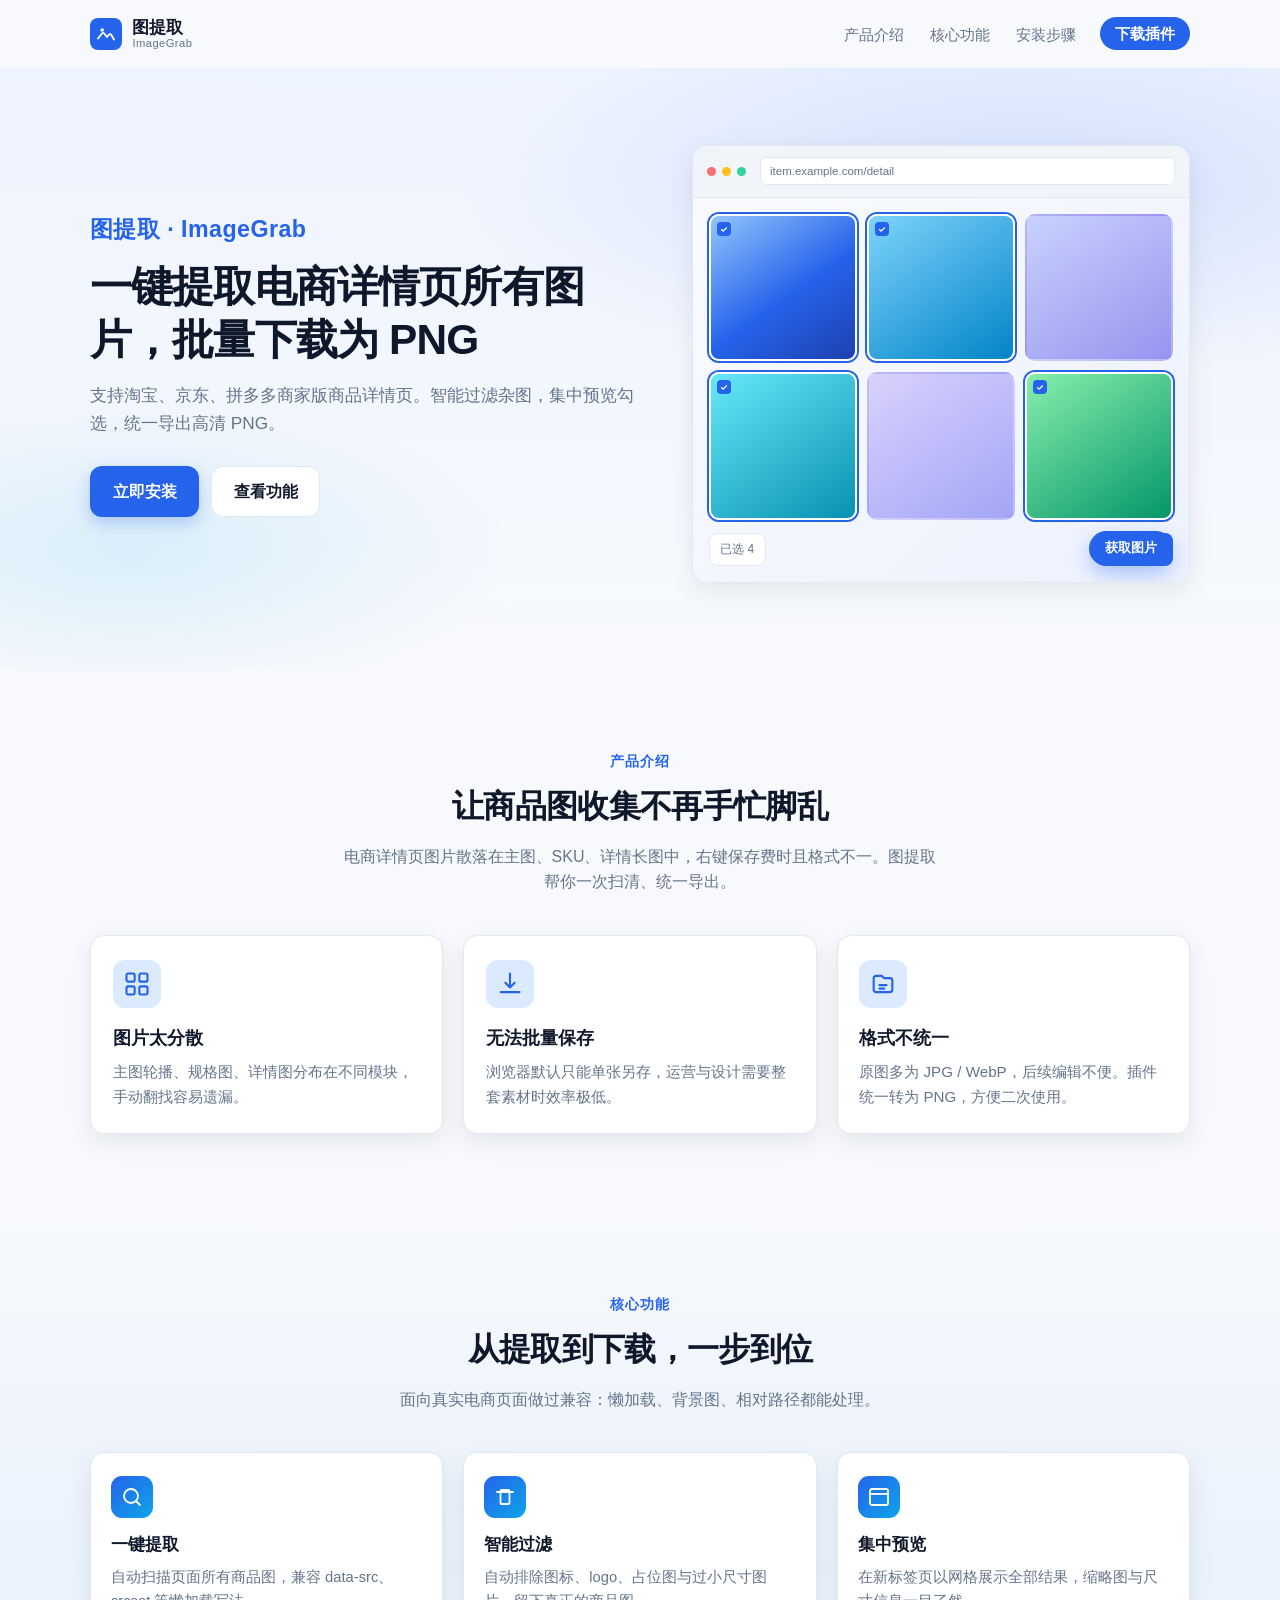
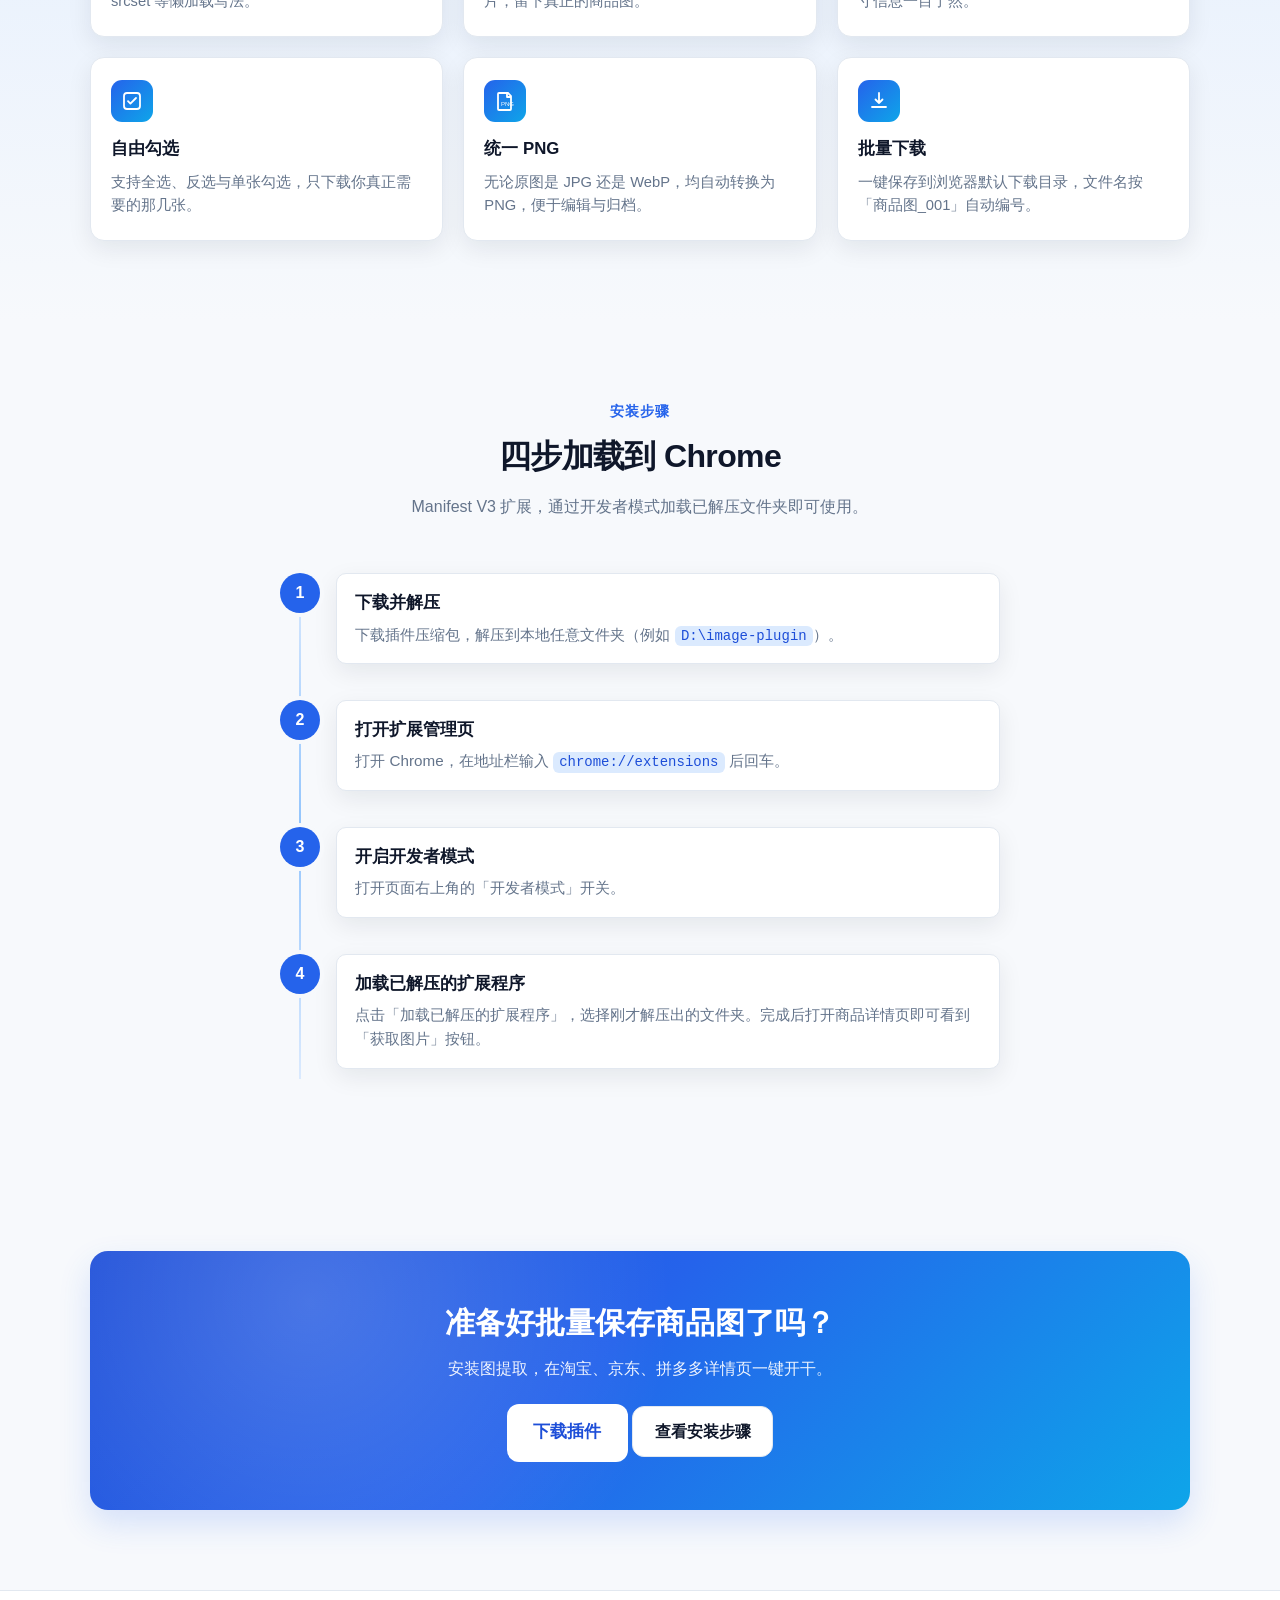
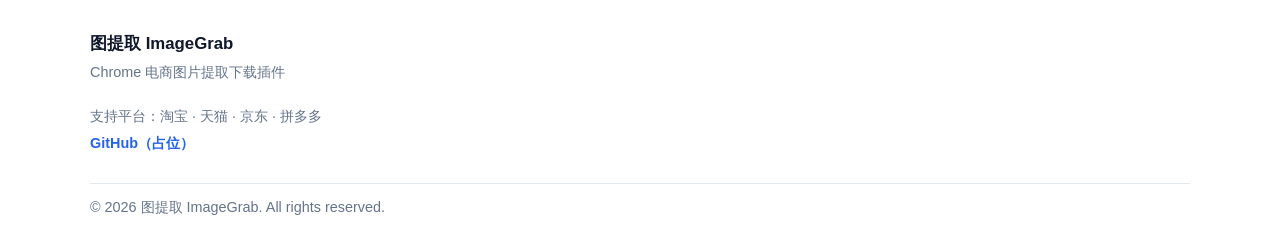
<file: docs/index.html>
<!DOCTYPE html>
<html lang="zh-CN">
  <head>
    <meta charset="UTF-8" />
    <meta name="viewport" content="width=device-width, initial-scale=1" />
    <meta
      name="description"
      content="图提取 ImageGrab — 一键提取淘宝、京东、拼多多商品详情页图片，批量下载为 PNG"
    />
    <title>图提取 ImageGrab — 电商图片一键提取下载</title>
    <link rel="stylesheet" href="css/style.css" />
  </head>
  <body>
    <!-- ========== 顶部导航 ========== -->
    <header class="site-header" id="top">
      <nav class="navbar" aria-label="主导航">
        <a class="brand" href="#top" aria-label="图提取首页">
          <!-- Logo：内联 SVG -->
          <span class="brand-mark" aria-hidden="true">
            <svg width="32" height="32" viewBox="0 0 32 32" fill="none">
              <rect width="32" height="32" rx="8" fill="url(#logoGrad)" />
              <path
                d="M8 20.5l4.2-5.2a1.2 1.2 0 011.8-.05L17 19l2.1-2.5a1.2 1.2 0 011.9 0L24 21.5"
                stroke="#fff"
                stroke-width="1.8"
                stroke-linecap="round"
                stroke-linejoin="round"
              />
              <circle cx="12.2" cy="12" r="1.8" fill="#fff" />
              <defs>
                <linearGradient id="logoGrad" x1="0" y1="0" x2="32" y2="32">
                  <stop stop-color="#2563eb" />
                  <stop offset="1" stop-color="#0ea5e9" />
                </linearGradient>
              </defs>
            </svg>
          </span>
          <span class="brand-text">
            <span class="brand-name">图提取</span>
            <span class="brand-en">ImageGrab</span>
          </span>
        </a>

        <button
          class="nav-toggle"
          type="button"
          aria-expanded="false"
          aria-controls="nav-menu"
          aria-label="打开菜单"
        >
          <span class="nav-toggle-bar"></span>
          <span class="nav-toggle-bar"></span>
          <span class="nav-toggle-bar"></span>
        </button>

        <ul class="nav-menu" id="nav-menu">
          <li><a class="nav-link" href="#intro">产品介绍</a></li>
          <li><a class="nav-link" href="#features">核心功能</a></li>
          <li><a class="nav-link" href="#install">安装步骤</a></li>
          <li>
            <a class="nav-link nav-link-cta" href="#download">下载插件</a>
          </li>
        </ul>
      </nav>
    </header>

    <main>
      <!-- ========== Hero 首屏 ========== -->
      <section class="hero" id="hero" aria-labelledby="hero-title">
        <div class="hero-bg" aria-hidden="true"></div>
        <div class="container hero-grid">
          <div class="hero-copy reveal">
            <p class="hero-brand">图提取 · ImageGrab</p>
            <h1 id="hero-title">
              一键提取电商详情页所有图片，批量下载为 PNG
            </h1>
            <p class="hero-sub">
              支持淘宝、京东、拼多多商家版商品详情页。智能过滤杂图，集中预览勾选，统一导出高清
              PNG。
            </p>
            <div class="hero-actions">
              <a class="btn btn-primary" href="#install">立即安装</a>
              <a class="btn btn-secondary" href="#features">查看功能</a>
            </div>
          </div>

          <!-- 插件界面示意图：纯 CSS + SVG -->
          <div class="hero-visual reveal" aria-hidden="true">
            <div class="mock-browser">
              <div class="mock-chrome">
                <span class="dot"></span><span class="dot"></span><span class="dot"></span>
                <span class="mock-url">item.example.com/detail</span>
              </div>
              <div class="mock-page">
                <div class="mock-gallery">
                  <div class="mock-thumb is-checked"></div>
                  <div class="mock-thumb is-checked"></div>
                  <div class="mock-thumb"></div>
                  <div class="mock-thumb is-checked"></div>
                  <div class="mock-thumb"></div>
                  <div class="mock-thumb is-checked"></div>
                </div>
                <div class="mock-toolbar">
                  <span class="mock-chip">已选 4</span>
                  <span class="mock-dl">下载选中</span>
                </div>
                <button class="mock-float" type="button">获取图片</button>
              </div>
            </div>
          </div>
        </div>
      </section>

      <!-- ========== 产品介绍 ========== -->
      <section class="section intro" id="intro" aria-labelledby="intro-title">
        <div class="container">
          <header class="section-head reveal">
            <p class="eyebrow">产品介绍</p>
            <h2 id="intro-title">让商品图收集不再手忙脚乱</h2>
            <p class="section-desc">
              电商详情页图片散落在主图、SKU、详情长图中，右键保存费时且格式不一。图提取帮你一次扫清、统一导出。
            </p>
          </header>

          <div class="intro-cards">
            <article class="info-card reveal">
              <div class="info-icon" aria-hidden="true">
                <svg width="28" height="28" viewBox="0 0 24 24" fill="none">
                  <rect x="3" y="3" width="7" height="7" rx="1.5" stroke="currentColor" stroke-width="1.8" />
                  <rect x="14" y="3" width="7" height="7" rx="1.5" stroke="currentColor" stroke-width="1.8" />
                  <rect x="3" y="14" width="7" height="7" rx="1.5" stroke="currentColor" stroke-width="1.8" />
                  <rect x="14" y="14" width="7" height="7" rx="1.5" stroke="currentColor" stroke-width="1.8" />
                </svg>
              </div>
              <h3>图片太分散</h3>
              <p>主图轮播、规格图、详情图分布在不同模块，手动翻找容易遗漏。</p>
            </article>

            <article class="info-card reveal">
              <div class="info-icon" aria-hidden="true">
                <svg width="28" height="28" viewBox="0 0 24 24" fill="none">
                  <path
                    d="M12 3v12m0 0l-4-4m4 4l4-4"
                    stroke="currentColor"
                    stroke-width="1.8"
                    stroke-linecap="round"
                    stroke-linejoin="round"
                  />
                  <path
                    d="M4 19h16"
                    stroke="currentColor"
                    stroke-width="1.8"
                    stroke-linecap="round"
                  />
                </svg>
              </div>
              <h3>无法批量保存</h3>
              <p>浏览器默认只能单张另存，运营与设计需要整套素材时效率极低。</p>
            </article>

            <article class="info-card reveal">
              <div class="info-icon" aria-hidden="true">
                <svg width="28" height="28" viewBox="0 0 24 24" fill="none">
                  <path
                    d="M4 7a2 2 0 012-2h5l2 2h5a2 2 0 012 2v8a2 2 0 01-2 2H6a2 2 0 01-2-2V7z"
                    stroke="currentColor"
                    stroke-width="1.8"
                  />
                  <path
                    d="M9 13h6M9 16h4"
                    stroke="currentColor"
                    stroke-width="1.8"
                    stroke-linecap="round"
                  />
                </svg>
              </div>
              <h3>格式不统一</h3>
              <p>原图多为 JPG / WebP，后续编辑不便。插件统一转为 PNG，方便二次使用。</p>
            </article>
          </div>
        </div>
      </section>

      <!-- ========== 核心功能 ========== -->
      <section class="section features" id="features" aria-labelledby="features-title">
        <div class="container">
          <header class="section-head reveal">
            <p class="eyebrow">核心功能</p>
            <h2 id="features-title">从提取到下载，一步到位</h2>
            <p class="section-desc">
              面向真实电商页面做过兼容：懒加载、背景图、相对路径都能处理。
            </p>
          </header>

          <div class="feature-grid">
            <article class="feature-card reveal">
              <div class="feature-icon" aria-hidden="true">
                <svg width="24" height="24" viewBox="0 0 24 24" fill="none">
                  <circle cx="11" cy="11" r="7" stroke="currentColor" stroke-width="1.8" />
                  <path d="M20 20l-3.5-3.5" stroke="currentColor" stroke-width="1.8" stroke-linecap="round" />
                </svg>
              </div>
              <h3>一键提取</h3>
              <p>自动扫描页面所有商品图，兼容 data-src、srcset 等懒加载写法。</p>
            </article>

            <article class="feature-card reveal">
              <div class="feature-icon" aria-hidden="true">
                <svg width="24" height="24" viewBox="0 0 24 24" fill="none">
                  <path
                    d="M4 7h16M7 7l1.2-2h7.6L17 7m-9.5 0v11a1 1 0 001 1h7a1 1 0 001-1V7"
                    stroke="currentColor"
                    stroke-width="1.8"
                    stroke-linecap="round"
                    stroke-linejoin="round"
                  />
                </svg>
              </div>
              <h3>智能过滤</h3>
              <p>自动排除图标、logo、占位图与过小尺寸图片，留下真正的商品图。</p>
            </article>

            <article class="feature-card reveal">
              <div class="feature-icon" aria-hidden="true">
                <svg width="24" height="24" viewBox="0 0 24 24" fill="none">
                  <rect x="3" y="4" width="18" height="16" rx="2" stroke="currentColor" stroke-width="1.8" />
                  <path d="M3 9h18" stroke="currentColor" stroke-width="1.8" />
                </svg>
              </div>
              <h3>集中预览</h3>
              <p>在新标签页以网格展示全部结果，缩略图与尺寸信息一目了然。</p>
            </article>

            <article class="feature-card reveal">
              <div class="feature-icon" aria-hidden="true">
                <svg width="24" height="24" viewBox="0 0 24 24" fill="none">
                  <rect x="4" y="4" width="16" height="16" rx="3" stroke="currentColor" stroke-width="1.8" />
                  <path
                    d="M8 12.2l2.4 2.4L16 9"
                    stroke="currentColor"
                    stroke-width="1.8"
                    stroke-linecap="round"
                    stroke-linejoin="round"
                  />
                </svg>
              </div>
              <h3>自由勾选</h3>
              <p>支持全选、反选与单张勾选，只下载你真正需要的那几张。</p>
            </article>

            <article class="feature-card reveal">
              <div class="feature-icon" aria-hidden="true">
                <svg width="24" height="24" viewBox="0 0 24 24" fill="none">
                  <path
                    d="M6 4h9l3 3v13a1 1 0 01-1 1H6a1 1 0 01-1-1V5a1 1 0 011-1z"
                    stroke="currentColor"
                    stroke-width="1.8"
                  />
                  <path d="M14 4v4h4" stroke="currentColor" stroke-width="1.8" stroke-linejoin="round" />
                  <text x="8" y="16.5" fill="currentColor" font-size="6" font-family="sans-serif">PNG</text>
                </svg>
              </div>
              <h3>统一 PNG</h3>
              <p>无论原图是 JPG 还是 WebP，均自动转换为 PNG，便于编辑与归档。</p>
            </article>

            <article class="feature-card reveal">
              <div class="feature-icon" aria-hidden="true">
                <svg width="24" height="24" viewBox="0 0 24 24" fill="none">
                  <path
                    d="M12 4v10m0 0l-3.5-3.5M12 14l3.5-3.5"
                    stroke="currentColor"
                    stroke-width="1.8"
                    stroke-linecap="round"
                    stroke-linejoin="round"
                  />
                  <path
                    d="M5 18h14"
                    stroke="currentColor"
                    stroke-width="1.8"
                    stroke-linecap="round"
                  />
                </svg>
              </div>
              <h3>批量下载</h3>
              <p>一键保存到浏览器默认下载目录，文件名按「商品图_001」自动编号。</p>
            </article>
          </div>
        </div>
      </section>

      <!-- ========== 安装步骤 ========== -->
      <section class="section install" id="install" aria-labelledby="install-title">
        <div class="container">
          <header class="section-head reveal">
            <p class="eyebrow">安装步骤</p>
            <h2 id="install-title">四步加载到 Chrome</h2>
            <p class="section-desc">
              Manifest V3 扩展，通过开发者模式加载已解压文件夹即可使用。
            </p>
          </header>

          <ol class="steps">
            <li class="step reveal">
              <span class="step-num" aria-hidden="true">1</span>
              <div class="step-body">
                <h3>下载并解压</h3>
                <p>
                  下载插件压缩包，解压到本地任意文件夹（例如
                  <code>D:\image-plugin</code>）。
                </p>
              </div>
            </li>
            <li class="step reveal">
              <span class="step-num" aria-hidden="true">2</span>
              <div class="step-body">
                <h3>打开扩展管理页</h3>
                <p>
                  打开 Chrome，在地址栏输入
                  <code>chrome://extensions</code> 后回车。
                </p>
              </div>
            </li>
            <li class="step reveal">
              <span class="step-num" aria-hidden="true">3</span>
              <div class="step-body">
                <h3>开启开发者模式</h3>
                <p>打开页面右上角的「开发者模式」开关。</p>
              </div>
            </li>
            <li class="step reveal">
              <span class="step-num" aria-hidden="true">4</span>
              <div class="step-body">
                <h3>加载已解压的扩展程序</h3>
                <p>
                  点击「加载已解压的扩展程序」，选择刚才解压出的文件夹。完成后打开商品详情页即可看到「获取图片」按钮。
                </p>
              </div>
            </li>
          </ol>
        </div>
      </section>

      <!-- ========== 底部 CTA ========== -->
      <section class="section cta" id="download" aria-labelledby="cta-title">
        <div class="container">
          <div class="cta-panel reveal">
            <h2 id="cta-title">准备好批量保存商品图了吗？</h2>
            <p>安装图提取，在淘宝、京东、拼多多详情页一键开干。</p>
            <a class="btn btn-primary btn-lg" href="./image-plugin.zip">下载插件</a>
            <a class="btn btn-secondary" href="#install">查看安装步骤</a>
          </div>
        </div>
      </section>
    </main>

    <!-- ========== Footer ========== -->
    <footer class="site-footer">
      <div class="container footer-grid">
        <div class="footer-brand">
          <strong>图提取 ImageGrab</strong>
          <p>Chrome 电商图片提取下载插件</p>
        </div>
        <div class="footer-meta">
          <p>支持平台：淘宝 · 天猫 · 京东 · 拼多多</p>
          <p>
            <a class="footer-link" href="https://github.com/" rel="noopener noreferrer"
              >GitHub（占位）</a
            >
          </p>
        </div>
        <p class="footer-copy">© 2026 图提取 ImageGrab. All rights reserved.</p>
      </div>
    </footer>

    <script src="js/main.js"></script>
  </body>
</html>
</file>
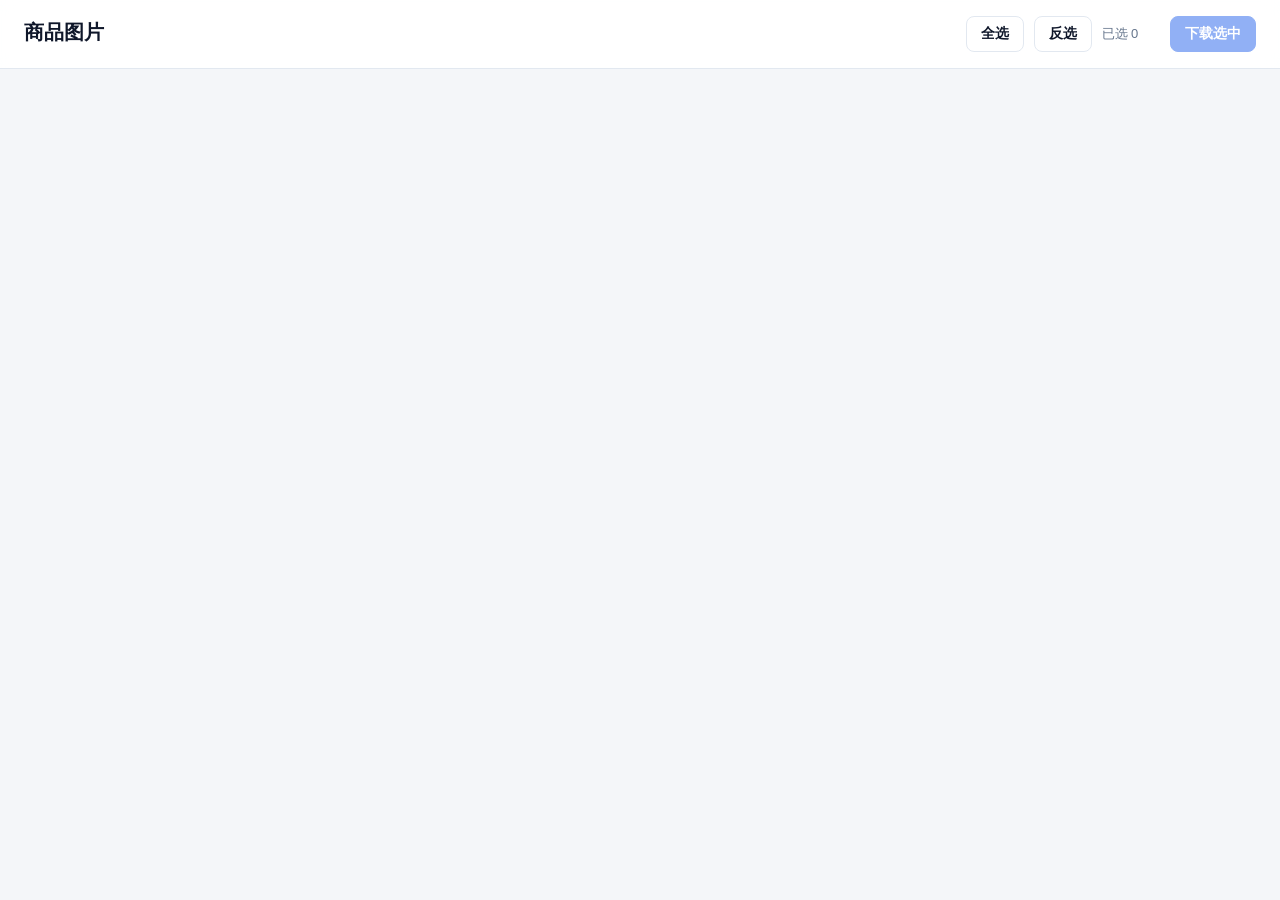
<file: gallery.html>
<!DOCTYPE html>
<html lang="zh-CN">
  <head>
    <meta charset="UTF-8" />
    <meta name="viewport" content="width=device-width, initial-scale=1" />
    <title>商品图片画廊</title>
    <link rel="stylesheet" href="gallery.css" />
  </head>
  <body>
    <header class="toolbar">
      <div class="toolbar-left">
        <h1 class="title">商品图片</h1>
        <p id="page-meta" class="page-meta"></p>
      </div>
      <div class="toolbar-actions">
        <button type="button" id="btn-select-all" class="btn btn-ghost">全选</button>
        <button type="button" id="btn-invert" class="btn btn-ghost">反选</button>
        <span id="selected-count" class="selected-count">已选 0</span>
        <button type="button" id="btn-download" class="btn btn-primary" disabled>
          下载选中
        </button>
      </div>
    </header>

    <div id="progress-bar" class="progress-bar" hidden>
      <div id="progress-fill" class="progress-fill"></div>
      <span id="progress-text" class="progress-text"></span>
    </div>

    <main>
      <div id="empty" class="empty" hidden>暂无图片，请从商品详情页点击「获取图片」</div>
      <div id="grid" class="grid" role="list"></div>
    </main>

    <div id="result-toast" class="result-toast" hidden></div>

    <script src="gallery.js"></script>
  </body>
</html>
</file>
<file: docs/css/style.css>
/* ========================================
   图提取 ImageGrab — 官网样式
   纯静态、响应式、CSS 变量统一管理
   ======================================== */

:root {
  /* 主色：改这里即可换肤 */
  --primary: #2563eb;
  --primary-dark: #1d4ed8;
  --primary-soft: #dbeafe;
  --accent: #0ea5e9;

  --text: #0f172a;
  --text-muted: #64748b;
  --bg: #f7f9fc;
  --surface: #ffffff;
  --border: #e2e8f0;

  --radius: 14px;
  --radius-sm: 10px;
  --shadow: 0 8px 24px rgba(15, 23, 42, 0.08);
  --shadow-hover: 0 14px 32px rgba(37, 99, 235, 0.16);

  --header-h: 68px;
  --container: 1100px;
  --ease: 0.25s ease;

  --font: -apple-system, BlinkMacSystemFont, "Segoe UI", "PingFang SC",
    "Hiragino Sans GB", "Microsoft YaHei", sans-serif;
}

*,
*::before,
*::after {
  box-sizing: border-box;
}

html {
  scroll-behavior: smooth;
  scroll-padding-top: calc(var(--header-h) + 12px);
}

body {
  margin: 0;
  font-family: var(--font);
  color: var(--text);
  background: var(--bg);
  line-height: 1.6;
  -webkit-font-smoothing: antialiased;
}

img,
svg {
  max-width: 100%;
  display: block;
}

a {
  color: inherit;
  text-decoration: none;
}

ul,
ol {
  margin: 0;
  padding: 0;
  list-style: none;
}

code {
  font-family: ui-monospace, SFMono-Regular, Menlo, Consolas, monospace;
  font-size: 0.92em;
  padding: 0.15em 0.45em;
  border-radius: 6px;
  background: var(--primary-soft);
  color: var(--primary-dark);
}

.container {
  width: min(100% - 2rem, var(--container));
  margin-inline: auto;
}

/* ---------- 导航 ---------- */
.site-header {
  position: sticky;
  top: 0;
  z-index: 100;
  height: var(--header-h);
  background: rgba(247, 249, 252, 0.72);
  backdrop-filter: blur(14px);
  -webkit-backdrop-filter: blur(14px);
  border-bottom: 1px solid transparent;
  transition: box-shadow var(--ease), border-color var(--ease), background var(--ease);
}

.site-header.is-scrolled {
  background: rgba(255, 255, 255, 0.86);
  border-bottom-color: var(--border);
  box-shadow: 0 4px 18px rgba(15, 23, 42, 0.06);
}

.navbar {
  height: var(--header-h);
  width: min(100% - 2rem, var(--container));
  margin-inline: auto;
  display: flex;
  align-items: center;
  justify-content: space-between;
  gap: 1rem;
}

.brand {
  display: inline-flex;
  align-items: center;
  gap: 0.65rem;
  flex-shrink: 0;
}

.brand-text {
  display: flex;
  flex-direction: column;
  line-height: 1.15;
}

.brand-name {
  font-weight: 700;
  font-size: 1.05rem;
}

.brand-en {
  font-size: 0.7rem;
  color: var(--text-muted);
  letter-spacing: 0.04em;
}

.nav-menu {
  display: flex;
  align-items: center;
  gap: 0.25rem 1.25rem;
}

.nav-link {
  font-size: 0.95rem;
  color: var(--text-muted);
  padding: 0.35rem 0.2rem;
  position: relative;
  transition: color var(--ease);
}

.nav-link:hover,
.nav-link.is-active {
  color: var(--primary);
}

.nav-link.is-active::after {
  content: "";
  position: absolute;
  left: 0;
  right: 0;
  bottom: -2px;
  height: 2px;
  border-radius: 2px;
  background: var(--primary);
}

.nav-link-cta {
  padding: 0.5rem 0.95rem;
  border-radius: 999px;
  background: var(--primary);
  color: #fff !important;
  font-weight: 600;
}

.nav-link-cta::after {
  display: none !important;
}

.nav-link-cta:hover {
  background: var(--primary-dark);
  color: #fff !important;
}

.nav-toggle {
  display: none;
  width: 42px;
  height: 42px;
  border: 1px solid var(--border);
  border-radius: 10px;
  background: var(--surface);
  cursor: pointer;
  align-items: center;
  justify-content: center;
  flex-direction: column;
  gap: 5px;
  padding: 0;
}

.nav-toggle-bar {
  width: 18px;
  height: 2px;
  background: var(--text);
  border-radius: 2px;
  transition: transform var(--ease), opacity var(--ease);
}

.nav-toggle[aria-expanded="true"] .nav-toggle-bar:nth-child(1) {
  transform: translateY(7px) rotate(45deg);
}
.nav-toggle[aria-expanded="true"] .nav-toggle-bar:nth-child(2) {
  opacity: 0;
}
.nav-toggle[aria-expanded="true"] .nav-toggle-bar:nth-child(3) {
  transform: translateY(-7px) rotate(-45deg);
}

/* ---------- Hero ---------- */
.hero {
  position: relative;
  padding: clamp(2.5rem, 6vw, 5rem) 0 clamp(3rem, 7vw, 5.5rem);
  overflow: hidden;
}

.hero-bg {
  position: absolute;
  inset: 0;
  background:
    radial-gradient(ellipse 80% 60% at 80% 20%, rgba(37, 99, 235, 0.14), transparent 55%),
    radial-gradient(ellipse 60% 50% at 10% 80%, rgba(14, 165, 233, 0.12), transparent 50%),
    linear-gradient(180deg, #eef4ff 0%, var(--bg) 100%);
  z-index: -1;
}

.hero-grid {
  display: grid;
  grid-template-columns: 1.05fr 0.95fr;
  gap: clamp(2rem, 4vw, 3.5rem);
  align-items: center;
}

.hero-brand {
  margin: 0 0 0.75rem;
  font-size: clamp(1.15rem, 2.2vw, 1.45rem);
  font-weight: 700;
  color: var(--primary);
  letter-spacing: 0.02em;
}

.hero h1 {
  margin: 0 0 1rem;
  font-size: clamp(1.65rem, 3.6vw, 2.65rem);
  line-height: 1.25;
  letter-spacing: -0.02em;
}

.hero-sub {
  margin: 0 0 1.75rem;
  max-width: 34em;
  color: var(--text-muted);
  font-size: clamp(0.95rem, 1.6vw, 1.08rem);
}

.hero-actions {
  display: flex;
  flex-wrap: wrap;
  gap: 0.75rem;
}

/* ---------- 按钮 ---------- */
.btn {
  display: inline-flex;
  align-items: center;
  justify-content: center;
  padding: 0.75rem 1.35rem;
  border-radius: 12px;
  font-weight: 600;
  font-size: 0.98rem;
  border: 1px solid transparent;
  transition: background var(--ease), color var(--ease), border-color var(--ease),
    transform var(--ease), box-shadow var(--ease);
  cursor: pointer;
}

.btn-primary {
  background: var(--primary);
  color: #fff;
  box-shadow: 0 6px 16px rgba(37, 99, 235, 0.28);
}

.btn-primary:hover {
  background: var(--primary-dark);
  transform: translateY(-1px);
}

.btn-secondary {
  background: var(--surface);
  border-color: var(--border);
  color: var(--text);
}

.btn-secondary:hover {
  border-color: var(--primary);
  color: var(--primary);
}

.btn-lg {
  padding: 0.9rem 1.6rem;
  font-size: 1.05rem;
}

/* ---------- 插件示意图 ---------- */
.mock-browser {
  background: var(--surface);
  border: 1px solid var(--border);
  border-radius: 16px;
  box-shadow: var(--shadow);
  overflow: hidden;
}

.mock-chrome {
  display: flex;
  align-items: center;
  gap: 6px;
  padding: 0.7rem 0.9rem;
  background: #f1f5f9;
  border-bottom: 1px solid var(--border);
}

.mock-chrome .dot {
  width: 9px;
  height: 9px;
  border-radius: 50%;
  background: #cbd5e1;
}

.mock-chrome .dot:nth-child(1) {
  background: #f87171;
}
.mock-chrome .dot:nth-child(2) {
  background: #fbbf24;
}
.mock-chrome .dot:nth-child(3) {
  background: #34d399;
}

.mock-url {
  margin-left: 0.5rem;
  flex: 1;
  font-size: 0.72rem;
  color: var(--text-muted);
  background: #fff;
  border-radius: 6px;
  padding: 0.25rem 0.55rem;
  border: 1px solid var(--border);
  white-space: nowrap;
  overflow: hidden;
  text-overflow: ellipsis;
}

.mock-page {
  position: relative;
  padding: 1rem;
  min-height: 260px;
  background:
    linear-gradient(135deg, #f8fafc 0%, #eef2ff 100%);
}

.mock-gallery {
  display: grid;
  grid-template-columns: repeat(3, 1fr);
  gap: 0.65rem;
}

.mock-thumb {
  aspect-ratio: 1;
  border-radius: 10px;
  background:
    linear-gradient(145deg, #93c5fd, #2563eb 55%, #1e40af);
  border: 2px solid transparent;
  position: relative;
  opacity: 0.55;
}

.mock-thumb:nth-child(2) {
  background: linear-gradient(145deg, #7dd3fc, #0284c7);
}
.mock-thumb:nth-child(3) {
  background: linear-gradient(145deg, #a5b4fc, #4f46e5);
}
.mock-thumb:nth-child(4) {
  background: linear-gradient(145deg, #67e8f9, #0891b2);
}
.mock-thumb:nth-child(5) {
  background: linear-gradient(145deg, #c4b5fd, #6366f1);
}
.mock-thumb:nth-child(6) {
  background: linear-gradient(145deg, #86efac, #059669);
}

.mock-thumb.is-checked {
  opacity: 1;
  border-color: #fff;
  box-shadow: 0 0 0 2px var(--primary);
}

.mock-thumb.is-checked::after {
  content: "";
  position: absolute;
  top: 6px;
  left: 6px;
  width: 14px;
  height: 14px;
  border-radius: 4px;
  background: var(--primary)
    url("data:image/svg+xml,%3Csvg xmlns='http://www.w3.org/2000/svg' viewBox='0 0 16 16'%3E%3Cpath fill='none' stroke='%23fff' stroke-width='2' d='M3.5 8.5l3 3 6-6'/%3E%3C/svg%3E")
    center / 10px no-repeat;
}

.mock-toolbar {
  margin-top: 0.85rem;
  display: flex;
  justify-content: space-between;
  align-items: center;
  gap: 0.5rem;
}

.mock-chip {
  font-size: 0.75rem;
  color: var(--text-muted);
  background: #fff;
  border: 1px solid var(--border);
  border-radius: 8px;
  padding: 0.35rem 0.65rem;
}

.mock-dl {
  font-size: 0.78rem;
  font-weight: 600;
  color: #fff;
  background: var(--primary);
  border-radius: 8px;
  padding: 0.4rem 0.75rem;
}

.mock-float {
  position: absolute;
  right: 1rem;
  bottom: 1rem;
  border: none;
  border-radius: 999px;
  padding: 0.55rem 1rem;
  background: var(--primary);
  color: #fff;
  font-weight: 600;
  font-size: 0.8rem;
  font-family: inherit;
  box-shadow: 0 8px 20px rgba(37, 99, 235, 0.35);
  cursor: default;
}

/* ---------- 通用区块 ---------- */
.section {
  padding: clamp(3rem, 7vw, 5rem) 0;
}

.section-head {
  text-align: center;
  max-width: 38rem;
  margin: 0 auto 2.5rem;
}

.eyebrow {
  margin: 0 0 0.5rem;
  font-size: 0.85rem;
  font-weight: 700;
  letter-spacing: 0.08em;
  text-transform: uppercase;
  color: var(--primary);
}

.section-head h2 {
  margin: 0 0 0.75rem;
  font-size: clamp(1.45rem, 3vw, 2rem);
  letter-spacing: -0.02em;
}

.section-desc {
  margin: 0;
  color: var(--text-muted);
  font-size: 1rem;
}

/* ---------- 产品介绍卡片 ---------- */
.intro-cards {
  display: grid;
  grid-template-columns: repeat(3, 1fr);
  gap: 1.25rem;
}

.info-card {
  background: var(--surface);
  border: 1px solid var(--border);
  border-radius: var(--radius);
  padding: 1.5rem 1.35rem;
  box-shadow: var(--shadow);
  transition: transform var(--ease), box-shadow var(--ease);
}

.info-card:hover {
  transform: translateY(-4px);
  box-shadow: var(--shadow-hover);
}

.info-icon {
  width: 48px;
  height: 48px;
  border-radius: 12px;
  display: grid;
  place-items: center;
  background: var(--primary-soft);
  color: var(--primary);
  margin-bottom: 1rem;
}

.info-card h3 {
  margin: 0 0 0.5rem;
  font-size: 1.1rem;
}

.info-card p {
  margin: 0;
  color: var(--text-muted);
  font-size: 0.95rem;
}

/* ---------- 功能网格 ---------- */
.features {
  background: linear-gradient(180deg, transparent, rgba(219, 234, 254, 0.45), transparent);
}

.feature-grid {
  display: grid;
  grid-template-columns: repeat(3, 1fr);
  gap: 1.25rem;
}

.feature-card {
  background: var(--surface);
  border: 1px solid var(--border);
  border-radius: var(--radius);
  padding: 1.4rem 1.25rem;
  box-shadow: var(--shadow);
  transition: transform var(--ease), box-shadow var(--ease), border-color var(--ease);
}

.feature-card:hover {
  transform: translateY(-5px);
  box-shadow: var(--shadow-hover);
  border-color: #bfdbfe;
}

.feature-icon {
  width: 42px;
  height: 42px;
  border-radius: 11px;
  display: grid;
  place-items: center;
  background: linear-gradient(135deg, var(--primary), var(--accent));
  color: #fff;
  margin-bottom: 0.9rem;
}

.feature-card h3 {
  margin: 0 0 0.45rem;
  font-size: 1.05rem;
}

.feature-card p {
  margin: 0;
  color: var(--text-muted);
  font-size: 0.92rem;
}

/* ---------- 安装步骤 ---------- */
.steps {
  max-width: 720px;
  margin: 0 auto;
  display: flex;
  flex-direction: column;
  gap: 0;
  position: relative;
}

.steps::before {
  content: "";
  position: absolute;
  left: 19px;
  top: 12px;
  bottom: 12px;
  width: 2px;
  background: linear-gradient(180deg, var(--primary-soft), #93c5fd, var(--primary-soft));
}

.step {
  display: grid;
  grid-template-columns: 40px 1fr;
  gap: 1rem;
  padding: 0.85rem 0 1.4rem;
  position: relative;
}

.step-num {
  width: 40px;
  height: 40px;
  border-radius: 50%;
  background: var(--primary);
  color: #fff;
  font-weight: 700;
  display: grid;
  place-items: center;
  box-shadow: 0 0 0 4px var(--bg);
  position: relative;
  z-index: 1;
}

.step-body {
  background: var(--surface);
  border: 1px solid var(--border);
  border-radius: var(--radius-sm);
  padding: 1rem 1.15rem;
  box-shadow: var(--shadow);
}

.step-body h3 {
  margin: 0 0 0.35rem;
  font-size: 1.05rem;
}

.step-body p {
  margin: 0;
  color: var(--text-muted);
  font-size: 0.95rem;
}

/* ---------- CTA ---------- */
.cta-panel {
  text-align: center;
  padding: clamp(2rem, 5vw, 3rem);
  border-radius: calc(var(--radius) + 4px);
  background:
    radial-gradient(circle at 20% 20%, rgba(255, 255, 255, 0.18), transparent 40%),
    linear-gradient(135deg, #1d4ed8, #2563eb 45%, #0ea5e9);
  color: #fff;
  box-shadow: var(--shadow-hover);
}

.cta-panel h2 {
  margin: 0 0 0.6rem;
  font-size: clamp(1.35rem, 3vw, 1.85rem);
}

.cta-panel p {
  margin: 0 0 1.4rem;
  opacity: 0.92;
}

.cta-panel .btn-primary {
  background: #fff;
  color: var(--primary-dark);
  box-shadow: none;
}

.cta-panel .btn-primary:hover {
  background: #f8fafc;
  color: var(--primary);
}

/* ---------- Footer ---------- */
.site-footer {
  padding: 2.5rem 0 2rem;
  border-top: 1px solid var(--border);
  background: #fff;
}

.footer-grid {
  display: grid;
  gap: 1rem;
}

.footer-brand strong {
  font-size: 1.05rem;
}

.footer-brand p,
.footer-meta p,
.footer-copy {
  margin: 0.25rem 0 0;
  color: var(--text-muted);
  font-size: 0.9rem;
}

.footer-link {
  color: var(--primary);
  font-weight: 600;
}

.footer-link:hover {
  text-decoration: underline;
}

.footer-copy {
  margin-top: 0.75rem;
  padding-top: 0.75rem;
  border-top: 1px solid var(--border);
}

/* ---------- 滚动入场动画 ---------- */
.reveal {
  opacity: 0;
  transform: translateY(22px);
  transition: opacity 0.55s ease, transform 0.55s ease;
}

.reveal.is-visible {
  opacity: 1;
  transform: translateY(0);
}

/* ---------- 响应式：平板 ---------- */
@media (max-width: 1023px) {
  .hero-grid {
    grid-template-columns: 1fr;
  }

  .hero-visual {
    max-width: 480px;
    margin-inline: auto;
    width: 100%;
  }

  .intro-cards,
  .feature-grid {
    grid-template-columns: repeat(2, 1fr);
  }
}

/* ---------- 响应式：手机 ---------- */
@media (max-width: 767px) {
  .nav-toggle {
    display: inline-flex;
  }

  .nav-menu {
    position: absolute;
    top: var(--header-h);
    left: 0;
    right: 0;
    flex-direction: column;
    align-items: stretch;
    gap: 0;
    padding: 0.75rem 1rem 1rem;
    background: rgba(255, 255, 255, 0.96);
    backdrop-filter: blur(12px);
    border-bottom: 1px solid var(--border);
    box-shadow: var(--shadow);
    display: none;
  }

  .nav-menu.is-open {
    display: flex;
  }

  .nav-link {
    padding: 0.75rem 0.5rem;
    border-radius: 8px;
  }

  .nav-link.is-active::after {
    display: none;
  }

  .nav-link.is-active {
    background: var(--primary-soft);
  }

  .nav-link-cta {
    text-align: center;
    margin-top: 0.35rem;
  }

  .intro-cards,
  .feature-grid {
    grid-template-columns: 1fr;
  }

  .steps::before {
    left: 15px;
  }

  .step {
    grid-template-columns: 32px 1fr;
  }

  .step-num {
    width: 32px;
    height: 32px;
    font-size: 0.85rem;
  }

  .hero-actions {
    width: 100%;
  }

  .hero-actions .btn {
    flex: 1 1 auto;
  }
}

/* 极窄屏保证可读 */
@media (max-width: 360px) {
  .container,
  .navbar {
    width: min(100% - 1.25rem, var(--container));
  }

  .hero h1 {
    font-size: 1.45rem;
  }
}
</file>
<file: gallery.css>
:root {
  --bg: #f4f6f9;
  --surface: #ffffff;
  --text: #0f172a;
  --muted: #64748b;
  --border: #e2e8f0;
  --primary: #2563eb;
  --primary-hover: #1d4ed8;
  --radius: 12px;
  --shadow: 0 1px 3px rgba(15, 23, 42, 0.08);
}

* {
  box-sizing: border-box;
}

body {
  margin: 0;
  min-height: 100vh;
  background: var(--bg);
  color: var(--text);
  font-family: "Segoe UI", "PingFang SC", "Microsoft YaHei", sans-serif;
}

.toolbar {
  position: sticky;
  top: 0;
  z-index: 10;
  display: flex;
  flex-wrap: wrap;
  align-items: center;
  justify-content: space-between;
  gap: 12px 20px;
  padding: 16px 24px;
  background: rgba(255, 255, 255, 0.92);
  backdrop-filter: blur(8px);
  border-bottom: 1px solid var(--border);
}

.toolbar-left {
  min-width: 0;
}

.title {
  margin: 0;
  font-size: 20px;
  font-weight: 700;
}

.page-meta {
  margin: 4px 0 0;
  font-size: 12px;
  color: var(--muted);
  white-space: nowrap;
  overflow: hidden;
  text-overflow: ellipsis;
  max-width: min(560px, 70vw);
}

.toolbar-actions {
  display: flex;
  flex-wrap: wrap;
  align-items: center;
  gap: 10px;
}

.btn {
  border: 1px solid var(--border);
  border-radius: 8px;
  padding: 8px 14px;
  font-size: 14px;
  font-weight: 600;
  cursor: pointer;
  background: var(--surface);
  color: var(--text);
  transition: background 0.15s ease, border-color 0.15s ease, opacity 0.15s;
}

.btn:disabled {
  opacity: 0.5;
  cursor: not-allowed;
}

.btn-ghost:hover:not(:disabled) {
  background: #f1f5f9;
}

.btn-primary {
  background: var(--primary);
  border-color: var(--primary);
  color: #fff;
}

.btn-primary:hover:not(:disabled) {
  background: var(--primary-hover);
  border-color: var(--primary-hover);
}

.selected-count {
  font-size: 13px;
  color: var(--muted);
  min-width: 4.5em;
}

.progress-bar {
  position: relative;
  height: 28px;
  margin: 0;
  background: #e2e8f0;
  overflow: hidden;
}

.progress-fill {
  height: 100%;
  width: 0%;
  background: linear-gradient(90deg, #3b82f6, #60a5fa);
  transition: width 0.2s ease;
}

.progress-text {
  position: absolute;
  inset: 0;
  display: flex;
  align-items: center;
  justify-content: center;
  font-size: 12px;
  font-weight: 600;
  color: var(--text);
}

main {
  padding: 20px 24px 40px;
}

.empty {
  text-align: center;
  padding: 80px 16px;
  color: var(--muted);
  font-size: 15px;
}

.grid {
  display: grid;
  grid-template-columns: repeat(auto-fill, minmax(180px, 1fr));
  gap: 16px;
}

.card {
  position: relative;
  display: flex;
  flex-direction: column;
  background: var(--surface);
  border: 1px solid var(--border);
  border-radius: var(--radius);
  box-shadow: var(--shadow);
  overflow: hidden;
  transition: border-color 0.15s ease, box-shadow 0.15s ease;
}

.card.is-selected {
  border-color: var(--primary);
  box-shadow: 0 0 0 2px rgba(37, 99, 235, 0.2);
}

.card-check {
  position: absolute;
  top: 10px;
  left: 10px;
  z-index: 2;
  width: 18px;
  height: 18px;
  cursor: pointer;
  accent-color: var(--primary);
}

.thumb-wrap {
  display: flex;
  align-items: center;
  justify-content: center;
  aspect-ratio: 1;
  background: #f8fafc;
  cursor: pointer;
}

.thumb-wrap img {
  max-width: 100%;
  max-height: 100%;
  object-fit: contain;
  display: block;
}

.card-meta {
  display: flex;
  justify-content: space-between;
  align-items: center;
  gap: 8px;
  padding: 10px 12px;
  font-size: 12px;
  color: var(--muted);
  border-top: 1px solid var(--border);
}

.card-meta .size {
  font-variant-numeric: tabular-nums;
}

.card-meta .index {
  color: #94a3b8;
}

.result-toast {
  position: fixed;
  left: 50%;
  bottom: 28px;
  transform: translateX(-50%);
  z-index: 20;
  padding: 12px 18px;
  border-radius: 10px;
  background: rgba(15, 23, 42, 0.92);
  color: #fff;
  font-size: 14px;
  box-shadow: 0 8px 24px rgba(0, 0, 0, 0.2);
  max-width: min(90vw, 420px);
  text-align: center;
}

@media (max-width: 640px) {
  .toolbar {
    padding: 12px 16px;
  }

  main {
    padding: 16px;
  }

  .grid {
    grid-template-columns: repeat(auto-fill, minmax(140px, 1fr));
    gap: 12px;
  }
}
</file>
